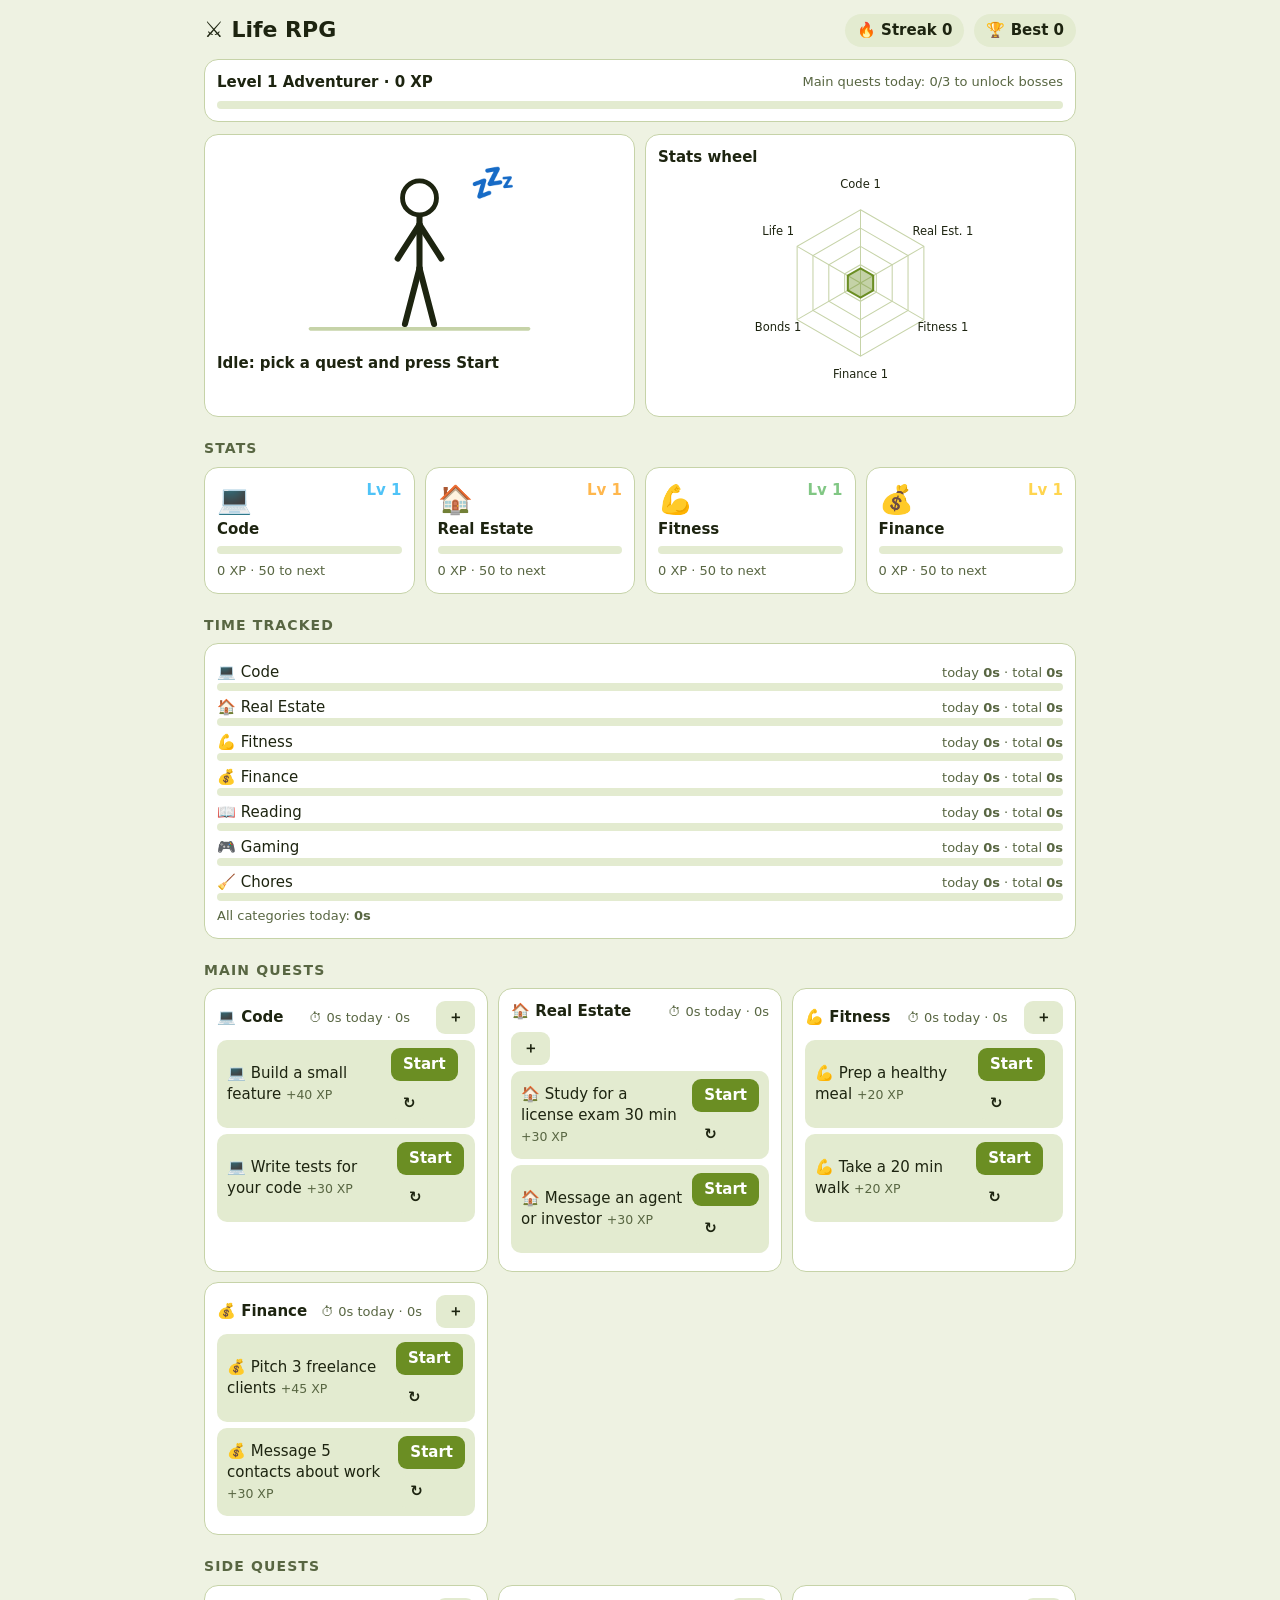
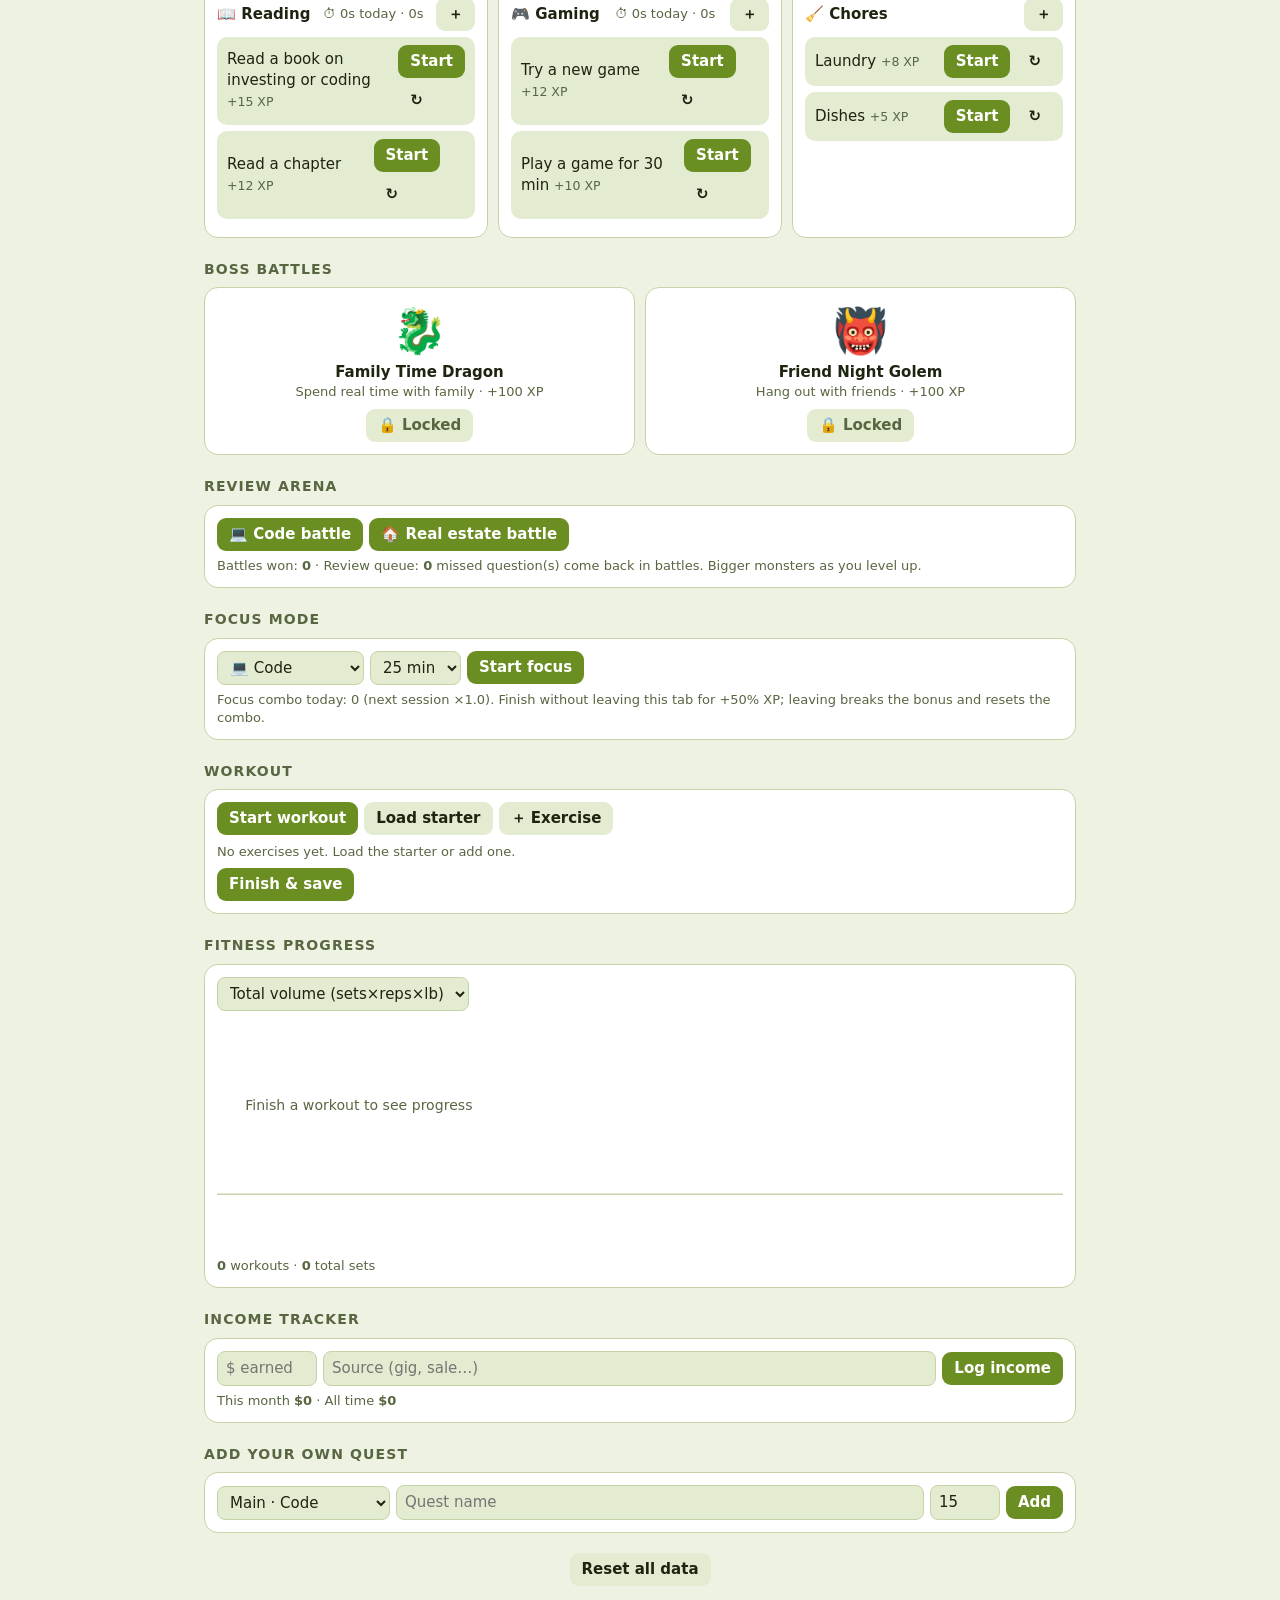
<file: Life-RPG-Progression/backup-original/Life RPG-original.html>
<!DOCTYPE html>
<html lang="en"><head><meta charset="utf-8">
<meta name="viewport" content="width=device-width, initial-scale=1, viewport-fit=cover">
<title>Life RPG</title>
<style>
/* ===== THEME: --ac is the accent color (olivedrab #6b8e23). Change the variables below to recolor the whole app. Light mode values are in the media query underneath. ===== */
:root{box-sizing:border-box;padding-top:env(safe-area-inset-top,0px);padding-bottom:env(safe-area-inset-bottom,0px);
--bg:#141a0d;--card:#1f2713;--card2:#2b3619;--tx:#eef3e2;--mu:#a3b184;--ac:#6b8e23;--bd:#44552a;--bad:#ef5350}
@media (prefers-color-scheme:light){:root:not([data-theme="dark"]){--bg:#eef2e2;--card:#fff;--card2:#e3ebd0;--tx:#1d2410;--mu:#586642;--ac:#6b8e23;--bd:#c6d3a8}}
html{scroll-padding-top:env(safe-area-inset-top,0px)}*{box-sizing:border-box}
body{margin:0 auto;background:var(--bg);color:var(--tx);font:15px/1.4 system-ui,-apple-system,Segoe UI,sans-serif;padding:14px;max-width:900px}
h1{font-size:22px;margin:0}h2{font-size:14px;margin:22px 0 8px;letter-spacing:.08em;text-transform:uppercase;color:var(--mu);display:flex;justify-content:space-between;align-items:center}
.card{background:var(--card);border:1px solid var(--bd);border-radius:14px;padding:12px;position:relative}
.top{display:flex;gap:10px;flex-wrap:wrap;align-items:center;justify-content:space-between}
.pill{background:var(--card2);border-radius:99px;padding:6px 12px;font-weight:600}
.bar{height:8px;background:var(--card2);border-radius:9px;overflow:hidden}.bar i{display:block;height:100%;border-radius:9px;transition:width .6s}
.grid{display:grid;grid-template-columns:repeat(auto-fit,minmax(190px,1fr));gap:10px}.g2{grid-template-columns:repeat(auto-fit,minmax(280px,1fr))}
.lv{float:right;font-weight:700}.lock{color:var(--mu);font-size:13px}
.q{display:flex;justify-content:space-between;align-items:center;gap:8px;padding:8px 10px;margin:6px 0;background:var(--card2);border-radius:10px}
.q.run{outline:2px solid var(--ac)}.q small{color:var(--mu)}
button{font:inherit;background:var(--ac);color:#fff;border:0;border-radius:9px;padding:6px 12px;cursor:pointer;font-weight:600}
button:disabled{background:var(--card2);color:var(--mu);cursor:not-allowed}button.ghost{background:var(--card2);color:var(--tx)}button.end{background:#e53935}
input,select{font:inherit;background:var(--card2);color:var(--tx);border:1px solid var(--bd);border-radius:8px;padding:6px 8px;min-width:0}
.row{display:flex;gap:6px;flex-wrap:wrap;align-items:center}.boss{text-align:center}.boss .em{font-size:44px}
.ex input[type=number]{width:62px}.ex{flex-wrap:wrap}
#ov{position:fixed;inset:0;background:#000b;display:none;align-items:center;justify-content:center;z-index:50}
#stage{width:min(340px,92vw);height:280px;background:var(--card);border:2px solid var(--ac);border-radius:18px;position:relative;overflow:hidden;text-align:center;padding-top:12px}
#stage .cap{position:absolute;bottom:10px;left:0;right:0;font-weight:700}
.bs{font-size:90px;margin-top:40px;animation:hit .25s 6}@keyframes hit{0%,100%{transform:translateX(0)}25%{transform:translateX(-14px) rotate(-5deg)}75%{transform:translateX(14px) rotate(5deg)}}
.hp{width:70%;margin:10px auto}.hp i{background:var(--bad);width:100%;animation:drain 1.6s forwards}@keyframes drain{to{width:0}}
#xp{position:absolute;top:30%;left:0;right:0;text-align:center;font-size:30px;font-weight:800;color:#ffd54f;opacity:0;pointer-events:none}
#xp.go{animation:fl 1.8s ease-out}@keyframes fl{0%{opacity:0;transform:translateY(30px)}30%{opacity:1}100%{opacity:0;transform:translateY(-60px)}}
svg text{fill:var(--mu);font-size:10px}.flame{display:inline-block;animation:pulse 1.5s infinite}@keyframes pulse{50%{transform:scale(1.2)}}
/* the guy */
/* STICK FIGURE: body parts are SVG groups (.armL .armR .legL .legR .legs .head .body) that rotate around a joint set by transform-origin. Each activity is a class .a-<kind> with CSS keyframes. To add a new animation: add a kind in kindOf() in the JS, then write .a-<kind> rules here. */
.guy line{stroke:var(--tx);stroke-width:5;stroke-linecap:round}.guy circle{stroke:var(--tx);stroke-width:4;fill:var(--card)}
.armL,.armR{transform-origin:100px 64px}.legL,.legR,.legs{transform-origin:100px 100px}.head{transform-origin:100px 56px}.body{transform-origin:100px 150px}
.guy #prop{font-size:30px;fill:var(--tx)}
/* IDLE: gentle breathing */
.a-idle .body{animation:br 2.5s infinite alternate}@keyframes br{to{transform:translateY(3px)}}
/* TYPE / WORK: both arms tap forward alternately (code, finance) */
.a-type .armR{transform:rotate(-8deg);animation:cR .28s infinite alternate}.a-type .armL{transform:rotate(-65deg);animation:cL .28s .14s infinite alternate}
@keyframes cR{to{transform:rotate(0deg)}}@keyframes cL{to{transform:rotate(-78deg)}}
.cl{transform-box:fill-box;transform-origin:left center;animation:cx 2.4s infinite}@keyframes cx{0%{transform:scaleX(0)}60%,100%{transform:scaleX(1)}} /* code lines type out on the laptop screen */
.cur{animation:bk .6s steps(1) infinite}@keyframes bk{50%{opacity:0}}
/* COUNT (finance): one hand flicks bills one at a time onto a growing stack */
.a-count .armR{transform:rotate(-8deg);animation:fR .6s infinite alternate ease-in-out}.a-count .armL{transform:rotate(-60deg)}@keyframes fR{to{transform:rotate(-30deg)}}
.bill{opacity:0;animation:fly 1.2s infinite ease-in}@keyframes fly{0%{transform:translate(0,0) rotate(0);opacity:0}15%{opacity:1}100%{transform:translate(34px,12px) rotate(35deg);opacity:0}}
.stack{transform-box:fill-box;transform-origin:bottom;animation:stk 3.6s infinite}@keyframes stk{0%{transform:scaleY(.35)}85%,100%{transform:scaleY(1)}}
/* HOUSE (real estate): shades eyes and scans the house; windows flicker, chimney smoke rises */
.a-house .armR{transform:rotate(-125deg);animation:sh 1.6s infinite alternate}.a-house .head{animation:look 2.2s infinite alternate}
@keyframes sh{to{transform:rotate(-118deg)}}@keyframes look{from{transform:rotate(-10deg)}to{transform:rotate(8deg)}}
.win{animation:fl2 2.4s infinite alternate}.win2{animation-delay:1.1s}@keyframes fl2{50%{opacity:.35}}
.smoke{opacity:0;transform-box:fill-box;transform-origin:center;animation:sm 2.4s infinite ease-out}.s2{animation-delay:.8s}.s3{animation-delay:1.6s}
@keyframes sm{0%{transform:translate(0,0);opacity:.8}100%{transform:translate(8px,-34px) scale(1.8);opacity:0}}
/* GAME: TV with a little player running and pixels blinking */
.plr{animation:pm 1.2s infinite alternate steps(6)}@keyframes pm{to{transform:translateX(26px)}}.pix{animation:pxb .5s steps(1) infinite}@keyframes pxb{50%{opacity:.2}}
@keyframes tR{to{transform:rotate(-85deg)}}@keyframes tL{to{transform:rotate(-125deg)}}
/* READ / GAME: arms held forward; head tilts for reading, thumbs wiggle for gaming */
.a-read .armR,.a-game .armR{transform:rotate(-25deg)}.a-read .armL,.a-game .armL{transform:rotate(-55deg)}
.a-game .armR{animation:gR .2s infinite alternate}@keyframes gR{to{transform:rotate(-35deg)}}.a-read .head{animation:tilt 2s infinite alternate}@keyframes tilt{to{transform:rotate(12deg)}}
/* WALK: legs and arms swing opposite, body bobs (real estate, fitness quests) */
.a-walk .body{animation:bob .5s infinite alternate}@keyframes bob{to{transform:translateY(-4px)}}
.a-walk .legL,.a-walk .armR{animation:w1 .5s infinite alternate}.a-walk .legR,.a-walk .armL{animation:w2 .5s infinite alternate}
@keyframes w1{from{transform:rotate(-28deg)}to{transform:rotate(28deg)}}@keyframes w2{from{transform:rotate(28deg)}to{transform:rotate(-28deg)}}
/* LIFT: arms raise and lower, prop (barbell) moves with them */
.a-lift .armL{animation:lL .8s infinite alternate ease-in-out}.a-lift .armR{animation:lR .8s infinite alternate ease-in-out}.a-lift #prop{animation:pu .8s infinite alternate ease-in-out}
@keyframes lL{to{transform:rotate(160deg)}}@keyframes lR{to{transform:rotate(-160deg)}}@keyframes pu{from{transform:translateY(60px)}to{transform:translateY(0)}}
/* SQUAT: body drops while legs compress */
.a-squat .body{animation:sq .9s infinite alternate ease-in-out}.a-squat .legs{animation:sl .9s infinite alternate ease-in-out}.a-squat .armR{transform:rotate(-90deg)}.a-squat .armL{transform:rotate(-90deg)}
@keyframes sq{to{transform:translateY(16px)}}@keyframes sl{to{transform:scaleY(.65)}}
/* SWEEP: body and broom slide side to side (chores) */
.a-sweep .armR{transform:rotate(-60deg)}.a-sweep .armL{transform:rotate(-95deg)}.a-sweep .body{animation:sw .8s infinite alternate}@keyframes sw{to{transform:translateX(18px)}}
.a-sweep #prop{animation:sw .8s infinite alternate}
/* REVIEW ARENA: answer buttons, monster animations (hit = monster shakes when you answer right, atk = it lunges when you miss, die = victory) */
.opt{display:block;width:100%;text-align:left;margin:5px 0}.opt.ok{background:#2e7d32;color:#fff}.opt.no{background:#c62828;color:#fff}
.mon{font-size:64px;text-align:center}.mon.hit{animation:hit .25s 3}.mon.atk{animation:atk .4s}.mon.die{animation:die 1s forwards}
@keyframes atk{50%{transform:scale(1.4) translateY(10px)}}@keyframes die{to{transform:rotate(80deg) scale(.1);opacity:0}}
</style></head><body>
<!-- HEADER: title + current/best streak -->
<div class="top"><h1>⚔️ Life RPG</h1><div class="top">
<span class="pill"><span class="flame">🔥</span> Streak <b id="cur">0</b></span><span class="pill">🏆 Best <b id="best">0</b></span></div></div>
<!-- PLAYER LEVEL BAR: total XP across everything -->
<div class="card" style="margin-top:12px"><div class="top"><b id="plv"></b><span id="gate" class="lock"></span></div>
<div class="bar" style="margin-top:8px"><i id="pbar" style="background:var(--ac)"></i></div></div>

<!-- HERO PANEL (animated guy, current task, timer, End button) and STATS WHEEL (radar chart) -->
<div class="grid g2" style="margin-top:12px">
<div class="card" style="text-align:center"><div id="xp"></div>
<svg id="guy" viewBox="0 0 200 165" class="guy a-idle" style="width:100%;max-height:200px">
<line x1="10" y1="150" x2="190" y2="150" style="stroke:var(--bd);stroke-width:3"/>
<!-- SCENES (drawn behind the guy, shown only for the matching activity): desk, laptop (code), cash (finance), house (real estate), tv (gaming) -->
<g id="desk"><line x1="112" y1="96" x2="196" y2="96" style="stroke:var(--bd)"/><line x1="188" y1="96" x2="188" y2="150" style="stroke:var(--bd)"/></g>
<g id="laptop"><rect x="146" y="58" width="28" height="34" rx="3" fill="#0b0e14" stroke="#78909c" stroke-width="2"/><rect x="118" y="92" width="52" height="4" rx="2" fill="#78909c"/>
<rect class="cl" x="150" y="64" width="18" height="3" fill="#7CFC9a"/><rect class="cl" style="animation-delay:.5s" x="150" y="71" width="12" height="3" fill="#4fc3f7"/><rect class="cl" style="animation-delay:1s" x="154" y="78" width="14" height="3" fill="#7CFC9a"/><rect class="cl" style="animation-delay:1.5s" x="150" y="85" width="9" height="3" fill="#ffd54f"/><rect class="cur" x="162" y="85" width="3" height="3" fill="#fff"/></g>
<g id="cash"><g class="stack"><rect x="152" y="90" width="28" height="6" fill="#2e7d32"/><rect x="152" y="84" width="28" height="6" fill="#43a047"/><rect x="152" y="78" width="28" height="6" fill="#66bb6a"/></g>
<rect class="bill" x="124" y="76" width="14" height="8" rx="1" fill="#81c784"/><rect class="bill" style="animation-delay:.4s" x="124" y="76" width="14" height="8" rx="1" fill="#a5d6a7"/><rect class="bill" style="animation-delay:.8s" x="124" y="76" width="14" height="8" rx="1" fill="#66bb6a"/></g>
<g id="house"><rect x="180" y="62" width="8" height="16" fill="#8d6e63"/><ellipse class="smoke" cx="184" cy="58" rx="4" ry="3" fill="#9e9e9e"/><ellipse class="smoke s2" cx="184" cy="58" rx="4" ry="3" fill="#9e9e9e"/><ellipse class="smoke s3" cx="184" cy="58" rx="4" ry="3" fill="#9e9e9e"/>
<polygon points="132,96 166,66 200,96" fill="#a1473b"/><rect x="138" y="96" width="56" height="54" fill="#d7ccc8"/><rect x="160" y="122" width="12" height="28" fill="#6d4c41"/>
<rect class="win" x="146" y="106" width="10" height="10" fill="#ffd54f"/><rect class="win win2" x="176" y="106" width="10" height="10" fill="#ffd54f"/>
<rect x="122" y="128" width="4" height="22" fill="#8d6e63"/><rect x="112" y="114" width="24" height="14" rx="2" fill="#fff" stroke="#8d6e63" stroke-width="2"/><text x="124" y="124" text-anchor="middle" style="fill:#c62828;font-size:7px;font-weight:700">SALE</text></g>
<g id="tv"><rect x="161" y="106" width="8" height="44" fill="#78909c"/><rect x="136" y="64" width="58" height="42" rx="4" fill="#0b0e14" stroke="#78909c" stroke-width="3"/><rect x="142" y="94" width="46" height="4" fill="#2e7d32"/>
<rect class="plr" x="146" y="82" width="8" height="12" fill="#4fc3f7"/><rect class="pix" x="172" y="72" width="7" height="7" fill="#ffd54f"/><rect class="pix" style="animation-delay:.25s" x="158" y="76" width="7" height="7" fill="#ef5350"/></g>
<g class="body"><g class="legs"><g class="legL"><line x1="100" y1="100" x2="88" y2="146"/></g><g class="legR"><line x1="100" y1="100" x2="112" y2="146"/></g></g>
<line x1="100" y1="56" x2="100" y2="100"/><g class="armL"><line x1="100" y1="64" x2="82" y2="92"/></g><g class="armR"><line x1="100" y1="64" x2="118" y2="92"/></g>
<circle class="head" cx="100" cy="42" r="14"/></g><text id="prop" x="150" y="100" text-anchor="middle"></text></svg>
<div class="top"><b id="hl">Idle</b><span><b id="tmr"></b> <button class="end" id="hend" style="display:none">End</button></span></div></div>
<div class="card"><b>Stats wheel</b><svg id="wheel" viewBox="0 0 220 220" style="width:100%;max-height:230px"></svg></div></div>

<!-- STAT CARDS: level + XP per main stat (filled by render()) -->
<h2>Stats</h2><div class="grid" id="stats"></div>
<!-- TIME TRACKED: today and all-time time per category (filled by times()) -->
<h2>Time tracked</h2><div class="card" id="times"></div>
<!-- MAIN QUESTS: one card per category (Code, Real Estate, Fitness, Finance), each with its own ＋ button and time -->
<h2>Main quests</h2><div class="grid g2" id="main"></div>
<!-- SIDE QUESTS: reading, gaming and chores (each its own category with its own time) -->
<h2>Side quests</h2><div class="grid g2"><div class="card"><div class="top"><b>📖 Reading</b><span class="lock">⏱ <span id="trd"></span></span><button class="ghost" data-new="read">＋</button></div><div id="read"></div></div>
<div class="card"><div class="top"><b>🎮 Gaming</b><span class="lock">⏱ <span id="tgm"></span></span><button class="ghost" data-new="game">＋</button></div><div id="game"></div></div>
<div class="card"><div class="top"><b>🧹 Chores</b><button class="ghost" data-new="chr">＋</button></div><div id="chr"></div></div></div>
<!-- BOSS BATTLES: unlocked after the daily minimum of main quests -->
<h2>Boss battles</h2><div class="grid" id="bosses"></div>

<!-- REVIEW ARENA: quiz battles for Code and Real Estate (content is built by arenaRender() in the JS) -->
<h2>Review Arena</h2><div class="card" id="arena"></div>
<!-- FOCUS MODE: countdown session on a category; the guy animates for that category -->
<h2>Focus mode</h2><div class="card"><div class="row"><select id="fcs"><option value="code">💻 Code</option><option value="re">🏠 Real Estate</option><option value="fit">💪 Fitness</option><option value="fin">💰 Finance</option><option value="read">📖 Reading</option></select>
<select id="fcd"><option value="15">15 min</option><option value="25" selected>25 min</option><option value="45">45 min</option><option value="60">60 min</option></select><button id="fcb">Start focus</button></div><div class="lock" id="fcn" style="margin-top:6px"></div></div>
<!-- WORKOUT BUILDER: exercises with sets, reps, weight -->
<h2>Workout</h2><div class="card"><div class="row" style="margin-bottom:6px"><button id="wst">Start workout</button><button class="ghost" id="wsd">Load starter</button><button class="ghost" id="wadd">＋ Exercise</button></div>
<datalist id="exl"></datalist><div id="wex"></div><button id="wfin" style="margin-top:6px">Finish &amp; save</button></div>
<!-- FITNESS PROGRESS CHART -->
<h2>Fitness progress</h2><div class="card"><select id="cm"></select>
<div style="overflow-x:auto"><svg id="chart" viewBox="0 0 600 170" style="min-width:480px;width:100%"></svg></div><div id="flist" class="lock"></div></div>

<!-- INCOME TRACKER (ways to make money) -->
<h2>Income tracker</h2><div class="card"><div class="row"><input id="ia" type="number" placeholder="$ earned" style="width:100px"><input id="is" placeholder="Source (gig, sale…)" style="flex:1;min-width:130px"><button id="ilog">Log income</button></div><div id="ilist" class="lock" style="margin-top:6px"></div></div>
<!-- CUSTOM QUEST FORM -->
<h2>Add your own quest</h2><div class="card"><div class="row"><select id="ac"></select><input id="an" placeholder="Quest name" style="flex:1;min-width:140px"><input id="ax" type="number" value="15" style="width:70px"><button id="aadd">Add</button></div></div>
<div style="text-align:center;margin:20px"><button class="ghost" id="rst">Reset all data</button></div>
<div id="ov"><div id="stage"></div></div>
<script>
// ===== CONFIG =====
// MIN = main quests needed per day to unlock bosses and keep your streak. LV(n) = total XP needed to reach level n.
const MIN=3,LV=n=>50*(n-1)*(n-1),KEY='liferpg2';
// The four main stats: key -> [label, icon, color]. These keys (code/re/fit/fin) are used everywhere.
const ST={code:['Code','💻','#4fc3f7'],re:['Real Estate','🏠','#ffb74d'],fit:['Fitness','💪','#81c784'],fin:['Finance','💰','#ffd54f']};
// QUEST POOLS: [name, XP]. New quests are drawn randomly from these. Add or edit lines to customize.
// Keys: the 4 stats + read (reading) + game (gaming) + chr (chores).
const POOL={
code:[['Code on a project for 1 hour',30],['Fix a bug',25],['Build a small feature',40],['Study a tutorial for 30 min',25],['Push a commit to GitHub',15],['Refactor a messy file',25],['Write tests for your code',30],['Add a project to your portfolio',45]],
re:[['Review 3 listings',25],['Study a market report 20 min',20],['Analyze a deal (cap rate, cash flow)',40],['Watch a real estate lesson',20],['Research a neighborhood',25],['Message an agent or investor',30],['Study for a license exam 30 min',30]],
fit:[['Take a 20 min walk',20],['Stretch for 10 min',15],['Drink 2L of water',10],['Prep a healthy meal',20],['Do a 10 min mobility routine',15]],
fin:[['Apply to 5 jobs',40],['Pitch 3 freelance clients',45],['Post a gig on Upwork or Fiverr',35],['Sell an unused item online',30],['Update resume and LinkedIn',30],['Message 5 contacts about work',30],['Build a sample project to sell as a service',45],['Research a side hustle idea',20],['Do a paid micro-task or gig',30],['Follow up on pending applications',25]],
read:[['Read 20 pages',10],['Read for 30 min',12],['Read a chapter',12],['Read a book on investing or coding',15]],
game:[['Play a game for 30 min',10],['Play a story game for 1 hour',15],['Play online with a friend',15],['Try a new game',12]],
chr:[['Dishes',5],['Laundry',8],['Tidy living space',8],['Take out trash',5],['Vacuum',8],['Wipe counters',5]]};
// BOSSES: [id, emoji, name, description, XP]
const BOSS=[['fam','🐉','Family Time Dragon','Spend real time with family',100],['fr','👹','Friend Night Golem','Hang out with friends',100]];
// Exercise suggestions for the workout builder (you can still type any exercise name)
const EXS=['Squat','Push-up','Crunch','Leg raise','Plank (sec)','Sit-up','Lunge','Bench press','Deadlift','Overhead press','Barbell row','Bicep curl'];
// Starter workout: [exercise, sets, reps, weight]
const STARTER=[['Squat',3,10,0],['Push-up',3,12,0],['Crunch',3,15,0],['Leg raise',3,12,0]];
// ===== HELPERS =====
// day(o) returns a date string YYYY-MM-DD; o = days from today (-1 = yesterday)
const day=(o=0)=>{const d=new Date();d.setDate(d.getDate()+o);return d.getFullYear()+'-'+String(d.getMonth()+1).padStart(2,'0')+'-'+String(d.getDate()).padStart(2,'0')};
const $=id=>document.getElementById(id);
// ===== STATE =====
// S holds ALL saved data. xp=XP per stat, act=active quests, cnt=main quests done per day, boss=bosses beaten per day,
// fit=workout history, wo=workout being built, run=currently running task, tl=time log, inc=income log. cm=chosen chart metric.
let S,cm='vol';
const fresh=()=>({xp:{code:0,re:0,fit:0,fin:0,side:0,boss:0},act:[],cnt:{},boss:{},fit:[],wo:[],wd:'',run:null,inc:[],tl:{},cur:0,best:0,last:''});
// Load saved data from this browser (and migrate XP/streak from the very first version if found)
try{S=JSON.parse(localStorage.getItem(KEY))}catch(e){}
if(!S||!S.xp){S=fresh();try{const o=JSON.parse(localStorage.getItem('liferpg1'));if(o&&o.xp){Object.assign(S.xp,o.xp);S.cur=o.cur||0;S.best=o.best||0;S.last=o.last||''}}catch(e){}}
if(!S.tl)S.tl={}; // older saves had no time log
if(!S.rev)S.rev=[];if(!S.ad)S.ad={};if(typeof S.bw!='number')S.bw=0; // rev=missed arena questions, ad=arena wins per day, bw=battles won
// Migrate the old single 'hob' category into Reading / Gaming
S.act.forEach(q=>{if(q.s=='hob')q.s=/read/i.test(q.n)?'read':'game'});
Object.values(S.tl).forEach(d=>{if(d.hob){d.read=(d.read||0)+d.hob;delete d.hob}});
const save=()=>{try{localStorage.setItem(KEY,JSON.stringify(S))}catch(e){}};
// Level math: lvl(xp)=level, prog(xp)=[level, % progress to next, XP remaining]
const lvl=x=>{let n=1;while(x>=LV(n+1))n++;return n};
const prog=x=>{const n=lvl(x);return[n,(x-LV(n))/(LV(n+1)-LV(n))*100,LV(n+1)-x]};
// total()=all XP, md()=main quests completed today
const total=()=>Object.values(S.xp).reduce((a,b)=>a+b,0);
const md=()=>S.cnt[day()]||0;
// ===== QUEST GENERATION =====
// spawn(k) adds a random quest from category k, avoiding names already active
function spawn(k){const used=S.act.map(q=>q.n),p=POOL[k].filter(x=>!used.includes(x[0])),a=p.length?p:POOL[k],x=a[Math.floor(Math.random()*a.length)];
 S.act.push({id:'q'+Date.now()+Math.random().toString(36).slice(2,6),t:ST[k]?'m':(k=='read'||k=='game')?'h':'c',s:k,n:x[0],x:x[1]})}
// ensure() keeps at least 2 active quests in every category so new tasks never run out
function ensure(){Object.keys(POOL).forEach(k=>{while(S.act.filter(q=>q.s==k).length<2)spawn(k)})}
// STREAK: when today's main-quest goal is first met, extend (or restart) the streak and update the best
function streak(){if(md()>=MIN&&S.last!=day()){S.cur=S.last==day(-1)?S.cur+1:1;S.last=day();S.best=Math.max(S.best,S.cur)}}
// Floating '+XP' animation over the hero panel
function pop(x){const e=$('xp');e.textContent='+'+x+' XP';e.classList.remove('go');void e.offsetWidth;e.classList.add('go')}
// ===== ANIMATION MAPPING =====
// kindOf(quest) -> [animation kind, prop emoji]. Add a new kind here, then add CSS for .a-<kind>.
const kindOf=q=>q.s=='code'?['type','']:q.s=='fin'?['count','']:q.s=='re'?['house','']:q.s=='fit'?['walk','👟']:q.s=='chr'?['sweep','🧹']:q.s=='read'?['read','📖']:['game','🎮'];
// Position [x,y] of the prop emoji inside the SVG for each animation kind
const POS={type:[150,100],count:[150,100],house:[150,100],walk:[168,140],lift:[100,30],squat:[165,140],read:[122,100],game:[122,100],sweep:[140,140],idle:[160,40]};
// SCENES: which SVG scene groups (props drawn in the SVG) are visible for each animation kind
const SCN={type:['desk','laptop'],count:['desk','cash'],house:['house'],game:['tv']};
// HERO PANEL: sets the stick-figure animation class, prop, label and End button from S.run
function hero(){const r=S.run;let k='idle',p='💤',l='Idle: pick a quest and press Start';
 if(r){if(r.id=='workout'){const e=S.wo[S.wo.length-1];[k,p]=e&&/squat|lunge/i.test(e[0])?['squat','🦵']:['lift','🏋️'];l='Workout'}else if(r.id=='focus'){[k,p]=kindOf({s:r.st,n:''});l='Focus: '+(ST[r.st]?ST[r.st][0]:'Reading')+(r.left?' ⚠️ distracted':'')}else{const q=S.act.find(x=>x.id==r.id);if(q){[k,p]=kindOf(q);l=q.n}}}
 $('guy').setAttribute('class','guy a-'+k);const pr=$('prop');pr.textContent=p;pr.setAttribute('x',POS[k][0]);pr.setAttribute('y',POS[k][1]);
 ['desk','laptop','cash','house','tv'].forEach(g=>$(g).style.display=(SCN[k]||[]).includes(g)?'':'none'); // show only this activity's scene
 $('hl').textContent=l;$('hend').style.display=r?'':'none';tick()}
// Timer display, refreshed every second
function tick(){const r=S.run;if(!r){$('tmr').textContent='';return}const s=Math.floor((Date.now()-r.t0)/1000),f=n=>String(n).padStart(2,'0');
 if(r.id=='focus'){const left=r.dur*60-s;if(left<=0){finishFocus(true);render();return} // time is up: pay out
  $('tmr').textContent='⏳ '+f(Math.floor(left/60))+':'+f(left%60);return} // focus shows a countdown
 $('tmr').textContent=f(Math.floor(s/60))+':'+f(s%60)} // other tasks count up
setInterval(tick,1000);
// STATS WHEEL: 6-axis radar chart; each spoke is the level of that stat (scale grows with your highest level)
function wheel(){const ks=['code','re','fit','fin','boss','side'],lb=['Code','Real Est.','Fitness','Finance','Bonds','Life'],lv=ks.map(k=>lvl(S.xp[k])),mx=Math.max(5,...lv);
 const P=(i,f)=>{const a=-Math.PI/2+i*Math.PI/3;return[110+Math.cos(a)*70*f,110+Math.sin(a)*70*f]};let s='';
 [.25,.5,.75,1].forEach(f=>s+=`<polygon points="${ks.map((_,i)=>P(i,f).join(',')).join(' ')}" fill="none" stroke="var(--bd)"/>`);
 ks.forEach((_,i)=>{const[x,y]=P(i,1);s+=`<line x1="110" y1="110" x2="${x}" y2="${y}" stroke="var(--bd)"/>`});
 s+=`<polygon points="${ks.map((_,i)=>P(i,lv[i]/mx).join(',')).join(' ')}" fill="var(--ac)" fill-opacity=".4" stroke="var(--ac)" stroke-width="2"/>`;
 ks.forEach((_,i)=>{const[x,y]=P(i,1.3);s+=`<text x="${x}" y="${y}" text-anchor="middle" style="fill:var(--tx);font-size:11px">${lb[i]} ${lv[i]}</text>`});
 $('wheel').innerHTML=s}
// ===== MAIN RENDER =====
// Rebuilds the whole page from state S, then saves. Call render() after changing any state.
function render(){ensure();
 // Player level bar + streak + boss gate text
 const t=total(),[pl,pp]=prog(t);$('plv').textContent='Level '+pl+' Adventurer · '+t+' XP';$('pbar').style.width=pp+'%';
 $('cur').textContent=(S.last==day()||S.last==day(-1))?S.cur:0;$('best').textContent=S.best;
 $('gate').textContent='Main quests today: '+md()+'/'+MIN+(md()>=MIN?' ✅ bosses unlocked':' to unlock bosses');
 // Stat cards
 $('stats').innerHTML=Object.keys(ST).map(k=>{const[n,i,c]=ST[k],[l,p,nx]=prog(S.xp[k]);
  return`<div class="card"><span style="font-size:28px">${i}</span><span class="lv" style="color:${c}">Lv ${l}</span><br><b>${n}</b><div class="bar" style="margin:6px 0"><i style="width:${p}%;background:${c}"></i></div><small class="lock">${S.xp[k]} XP · ${nx} to next</small></div>`}).join('');
 // row(q) builds one quest line: shows End (and highlights) if it is the running task, otherwise Start and reroll
 const R=S.run,row=q=>{const on=R&&R.id==q.id;return`<div class="q ${on?'run':''}"><span>${ST[q.s]?ST[q.s][1]+' ':''}${q.n} <small>+${q.x} XP</small></span><span class="row">${on?`<button class="end" data-en="${q.id}">End</button>`:`<button data-st="${q.id}" ${R?'disabled':''}>Start</button><button class="ghost" data-rr="${q.id}" ${R?'disabled':''}>↻</button>`}</span></div>`};
 // Main quests grouped by category, then hobbies and chores
 $('main').innerHTML=Object.keys(ST).map(k=>`<div class="card"><div class="top"><b>${ST[k][1]} ${ST[k][0]}</b><span class="lock">⏱ ${fmt(tDay(k))} today · ${fmt(tAll(k))}</span><button class="ghost" data-new="${k}">＋</button></div>${S.act.filter(q=>q.s==k).map(row).join('')}</div>`).join('');$('read').innerHTML=S.act.filter(q=>q.s=='read').map(row).join('');$('game').innerHTML=S.act.filter(q=>q.s=='game').map(row).join('');$('trd').textContent=fmt(tDay('read'))+' today · '+fmt(tAll('read'));$('tgm').textContent=fmt(tDay('game'))+' today · '+fmt(tAll('game'));$('chr').innerHTML=S.act.filter(q=>q.t=='c').map(row).join('');
 // Boss cards: locked until the daily minimum is met
 const bd=S.boss[day()]||[];
 $('bosses').innerHTML=BOSS.map(b=>{const d=bd.includes(b[0]),ok=md()>=MIN&&!d;return`<div class="card boss"><div class="em">${b[1]}</div><b>${b[2]}</b><div class="lock">${b[3]} · +${b[4]} XP</div><button data-b="${b[0]}" ${ok?'':'disabled'} style="margin-top:8px">${d?'Defeated today ✔':md()>=MIN?'Fight!':'🔒 Locked'}</button></div>`}).join('');
 // Workout builder rows (editable inputs)
 $('wst').disabled=!!R;$('wst').textContent=R&&R.id=='workout'?'Workout running…':'Start workout';
 $('wex').innerHTML=S.wo.map((e,i)=>`<div class="q ex row"><input list="exl" value="${e[0]}" data-i="${i}" data-f="0" style="flex:1;min-width:110px"><input type="number" value="${e[1]}" data-i="${i}" data-f="1"> sets <input type="number" value="${e[2]}" data-i="${i}" data-f="2"> reps <input type="number" value="${e[3]||''}" placeholder="0" data-i="${i}" data-f="3"> lb <button class="ghost" data-rm="${i}">✕</button></div>`).join('')||'<span class="lock">No exercises yet. Load the starter or add one.</span>';
 // Fitness chart dropdown: volume, reps, plus every exercise you have logged
 const names=[...new Set(S.fit.flatMap(f=>f.ex.map(e=>e[0])))];
 $('cm').innerHTML=`<option value="vol">Total volume (sets×reps×lb)</option><option value="reps">Total reps</option>`+names.map(n=>`<option value="${n}">${n}: best weight/reps</option>`).join('');$('cm').value=cm;
 wheel();chart();income();times();focusInfo();hero();save()}
// FITNESS CHART: plots the selected metric across your last 30 workouts
function chart(){const L=S.fit.slice(-30),W=600,H=130;let pts=[];
 L.forEach(f=>{let v=null;if(cm=='vol')v=f.ex.reduce((a,e)=>a+e[1]*e[2]*e[3],0);else if(cm=='reps')v=f.ex.reduce((a,e)=>a+e[1]*e[2],0);else{const m=f.ex.filter(e=>e[0]==cm);if(m.length)v=Math.max(...m.map(e=>e[3]>0?e[3]:e[2]))}
  if(v!==null)pts.push([f.d,v])});
 let s=`<line x1="0" y1="${H}" x2="${W}" y2="${H}" stroke="var(--bd)"/>`;
 if(pts.length){const vs=pts.map(p=>p[1]),hi=Math.max(...vs,1),lo=Math.min(...vs,0),r=hi-lo||1,X=i=>pts.length>1?20+i*(W-40)/(pts.length-1):W/2,Y=v=>H-8-(v-lo)/r*(H-30);
  s+=`<polyline fill="none" stroke="#81c784" stroke-width="2.5" points="${pts.map((p,i)=>X(i)+','+Y(p[1])).join(' ')}"/>`;
  pts.forEach((p,i)=>s+=`<circle cx="${X(i)}" cy="${Y(p[1])}" r="4" fill="#81c784"/>`);
  s+=`<text x="4" y="12">max ${hi}</text><text x="20" y="${H+14}">${pts[0][0]}</text><text x="${W-70}" y="${H+14}">${pts[pts.length-1][0]}</text>`}
 else s+=`<text x="20" y="70">Finish a workout to see progress</text>`;$('chart').innerHTML=s;
 $('flist').innerHTML=`<b>${S.fit.length}</b> workouts · <b>${S.fit.reduce((a,f)=>a+f.ex.reduce((b,e)=>b+e[1],0),0)}</b> total sets<br>`+S.fit.slice(-3).reverse().map(f=>`${f.d}: ${f.ex.map(e=>`${e[0]} ${e[1]}×${e[2]}${e[3]?' @'+e[3]:''}`).join(', ')}`).join('<br>')}
// Income tracker totals (this month + all time)
function income(){const m=day().slice(0,7),tot=S.inc.reduce((a,i)=>a+i.a,0),mo=S.inc.filter(i=>i.d.startsWith(m)).reduce((a,i)=>a+i.a,0);
 $('ilist').innerHTML=`This month <b>$${mo}</b> · All time <b>$${tot}</b><br>`+S.inc.slice(-3).reverse().map(i=>`${i.d}: $${i.a} ${i.s}`).join('<br>')}
// ===== REVIEW ARENA =====
// QB = question bank per stat. Each question: [question, [4 options], index of the correct option, explanation]. Add your own lines here!
const QB={
code:[
["What does [1,2,3].map(x => x*2) return?",["[2,4,6]","[1,2,3]","6","undefined"],0,"map returns a new array with the function applied to every item."],
["Time complexity of binary search on a sorted array?",["O(n)","O(log n)","O(n²)","O(1)"],1,"Each step halves the search space, so it is O(log n)."],
["Which JS keyword declares a block-scoped variable you can reassign?",["var","const","let","def"],2,"let is block-scoped and reassignable; const cannot be reassigned."],
["In JavaScript, what does === compare?",["Value only","Value and type","Reference only","Type only"],1,"Strict equality checks value and type with no coercion."],
["What does typeof null return in JavaScript?",["null","undefined","object","number"],2,"A famous legacy quirk: typeof null is object."],
["Which data structure is LIFO (last in, first out)?",["Queue","Stack","Hash map","Tree"],1,"A stack pops the most recently pushed item first."],
["Average time to look up a key in a hash map?",["O(1)","O(log n)","O(n)","O(n log n)"],0,"Hashing jumps straight to the bucket: O(1) on average."],
["SQL: which clause filters groups after GROUP BY?",["WHERE","HAVING","ORDER BY","LIMIT"],1,"WHERE filters rows before grouping; HAVING filters after."],
["Which git command creates a new branch and switches to it?",["git branch -d","git checkout -b","git merge","git stash"],1,"git checkout -b name (or git switch -c name)."],
["Which HTTP method replaces a whole resource and is idempotent?",["POST","PUT","GET","CONNECT"],1,"PUT replaces the resource; repeating it gives the same result."],
["In Python, what does len('hello') return?",["4","5","6","error"],1,"There are five characters."],
["What is a closure?",["A function bundled with the variables from where it was created","A loop that never ends","A way to close a file","A type of class"],0,"Closures remember the scope they were defined in."]],
re:[
["NOI (net operating income) is…",["Rent minus the mortgage payment","Income minus operating expenses (before debt)","Price minus loan","Rent plus appreciation"],1,"NOI = income − operating expenses. It excludes mortgage payments."],
["Cap rate is calculated as…",["NOI ÷ property value","Cash flow ÷ cash invested","Price ÷ rent","Rent ÷ expenses"],0,"Cap rate = NOI ÷ price (or value)."],
["The 1% rule says monthly rent should be at least…",["1% of the purchase price","1% of annual rent","10% of price","1% of NOI"],0,"A quick screen: monthly rent ≥ 1% of price."],
["A DSCR below 1.0 means…",["The property is very profitable","Income doesn’t cover the debt payments","Taxes are too high","The loan is paid off"],1,"DSCR = NOI ÷ debt service. Under 1 means NOI falls short of the loan payment."],
["US residential rental property is depreciated over…",["10 years","15 years","27.5 years","39 years"],2,"27.5 years for residential (39 for commercial)."],
["Earnest money is…",["A good-faith deposit from the buyer","The agent’s fee","Closing costs paid by the seller","Property tax"],0,"A deposit showing the buyer is serious, applied at closing."],
["A contingency in an offer is…",["A bonus for the agent","A condition that must be met for the sale to proceed","A penalty clause","A tax break"],1,"Common ones: inspection, financing and appraisal."],
["Cash-on-cash return is…",["Annual pre-tax cash flow ÷ cash invested","NOI ÷ price","Appreciation ÷ price","Rent ÷ price"],0,"It measures the return on the actual cash you put in."],
["Equity in a property equals…",["Price minus down payment","Market value minus loan balance","Rent minus costs","Loan plus value"],1,"What you own: value less what you owe."],
["An LTV (loan-to-value) of 80% means…",["The loan is 80% of the property value","You own 80% outright","The rate is 80%","Taxes are 80%"],0,"Loan ÷ value. A 20% down payment gives 80% LTV."]]};
// Helpers: rnd(a,b)=random integer, shuf(arr)=shuffled copy
const rnd=(a,b)=>Math.floor(a+Math.random()*(b-a+1)),shuf=a=>a.map(x=>[Math.random(),x]).sort((p,q)=>p[0]-q[0]).map(x=>x[1]);
// mk(): builds a math question with 4 numeric options around the correct answer (spread = typical distractor gap)
function mk(q,c,f,spread,e){const set=new Set([c]);let g=0;while(set.size<4&&g++<60)set.add(+(c+(Math.random()<.5?-1:1)*spread*rnd(1,4)).toFixed(1));const o=shuf([...set]);return[q,o.map(f),o.indexOf(c),e]}
const $f=x=>x<0?'-$'+(-x):'$'+x; // money formatter
// GEN = generated real-estate math questions, so the numbers are different every time
const GEN=[
()=>{const n=rnd(15,60)*1000,p=rnd(20,60)*10000,c=+(n/p*100).toFixed(1);return mk(`NOI is $${n.toLocaleString()} and the price is $${p.toLocaleString()}. What is the cap rate?`,c,x=>x+'%',.8,`Cap rate = NOI ÷ price = ${c}%.`)},
()=>{const r=rnd(12,30)*100,m=rnd(8,20)*100,e=rnd(2,5)*100,c=r-m-e;return mk(`Rent is $${r}/mo, mortgage $${m}/mo, other expenses $${e}/mo. What is the monthly cash flow?`,c,$f,50,`${r} − ${m} − ${e} = ${$f(c)} per month.`)},
()=>{const cf=rnd(2,8)*1200,i=rnd(4,12)*10000,c=+(cf/i*100).toFixed(1);return mk(`Annual cash flow is $${cf.toLocaleString()} on $${i.toLocaleString()} cash invested. Cash-on-cash return?`,c,x=>x+'%',1.2,`Annual cash flow ÷ cash invested = ${c}%.`)},
()=>{const p=rnd(15,50)*10000,r=rnd(15,45)*1000,g=+(p/r).toFixed(1);return mk(`Price is $${p.toLocaleString()} and annual rent is $${r.toLocaleString()}. What is the gross rent multiplier (GRM)?`,g,x=>x+'x',1.5,`GRM = price ÷ annual rent = ${g}.`)}];
let AR=null; // current battle (not saved): {st,max,hp,hearts,list,i,ok,ans,right,over,won,xp,t0}
const wrap=(st,x)=>{const o=shuf(x[1].map((t,i)=>[t,i==x[2]]));return{st,q:x[0],o:o.map(p=>p[0]),a:o.findIndex(p=>p[1]),e:x[3]}}; // shuffle options, remember the correct one
// Start a battle: 2 questions you previously missed (review queue) + new ones. Monster HP = 3 + your level in that stat (max 8)
function arenaStart(st){const max=Math.min(8,3+lvl(S.xp[st])),list=S.rev.filter(q=>q.st==st).slice(0,2),used=new Set(list.map(q=>q.q));let g=0;
 while(list.length<max+2&&g++<200){const x=(st=='re'&&Math.random()<.45)?GEN[rnd(0,GEN.length-1)]():QB[st][rnd(0,QB[st].length-1)];if(used.has(x[0]))continue;used.add(x[0]);list.push(wrap(st,x))}
 AR={st,max,hp:max,hearts:3,list:shuf(list),i:0,ok:0,ans:null,t0:Date.now()};arenaRender()}
// Answer: right = damage the monster, wrong = lose a heart and the question goes to your review queue
function arenaAnswer(i){if(!AR||AR.ans!==null||AR.over)return;const q=AR.list[AR.i];AR.ans=i;AR.right=i==q.a;
 if(AR.right){AR.hp--;AR.ok++;S.rev=S.rev.filter(r=>r.q!=q.q)}else{AR.hearts--;if(!S.rev.some(r=>r.q==q.q))S.rev.push(q)}
 save();arenaRender()}
function arenaNext(){if(AR.hp<=0)return arenaEnd(true);if(AR.hearts<=0)return arenaEnd(false);AR.i++;AR.ans=null;arenaRender()}
// End: XP = 8 per correct answer (+30 for a win). Time is logged. First win per stat per day counts as a main quest.
function arenaEnd(won){AR.over=true;AR.won=won;AR.xp=AR.ok*8+(won?30:0);if(AR.xp)award(AR.st,AR.xp);addTime(AR.st,(Date.now()-AR.t0)/1000);
 if(won){S.bw++;const a=S.ad[day()]=S.ad[day()]||[];if(!a.includes(AR.st)){a.push(AR.st);S.cnt[day()]=md()+1;streak()}}
 render();arenaRender()}
// Draws the arena card: menu, battle, or result screen
function arenaRender(){const el=$('arena');
 if(!AR){el.innerHTML=`<div class="row"><button data-ar="code">💻 Code battle</button><button data-ar="re">🏠 Real estate battle</button></div><div class="lock" style="margin-top:6px">Battles won: <b>${S.bw}</b> · Review queue: <b>${S.rev.length}</b> missed question(s) come back in battles. Bigger monsters as you level up.</div>`;return}
 const mon={code:'🐛',re:'🏚️'}[AR.st];
 if(AR.over){el.innerHTML=`<div style="text-align:center"><div class="mon ${AR.won?'die':''}">${AR.won?mon:'💀'}</div><b>${AR.won?'Victory!':'Defeated'}</b> +${AR.xp} XP<div class="lock">${AR.ok} correct. Missed questions are saved to your review queue.</div><button data-ax style="margin-top:8px">Back</button></div>`;return}
 const q=AR.list[AR.i],a=AR.ans;
 el.innerHTML=`<div class="top"><span>${'❤️'.repeat(AR.hearts)+'🖤'.repeat(3-AR.hearts)}</span><span class="lock">Monster HP ${AR.hp}/${AR.max}</span><button class="ghost" data-ax>Retreat</button></div>
 <div class="mon ${a!==null?(AR.right?'hit':'atk'):''}">${mon}</div><div class="bar" style="width:60%;margin:0 auto 10px"><i style="width:${AR.hp/AR.max*100}%;background:var(--bad)"></i></div>
 <p><b>${q.q}</b>${S.rev.some(r=>r.q==q.q)&&a===null?' <small class="lock">(review)</small>':''}</p>
 ${q.o.map((t,i)=>`<button class="ghost opt ${a!==null?(i==q.a?'ok':i==a?'no':''):''}" data-ao="${i}">${t}</button>`).join('')}
 ${a!==null?`<p>${AR.right?'✅ Direct hit!':'❌ Miss.'} ${q.e}</p><button data-an>${AR.hp<=0||AR.hearts<=0?'Finish':'Next'}</button>`:''}`}

// ===== FOCUS MODE =====
// A focus session is stored as S.run = {id:'focus', st:category, dur:minutes, t0, left:false}. Leaving the browser tab sets left=true.
// Finish a full session: XP = minutes × 1.5 (×1 if you left the tab), plus 10% per earlier clean session today (max +50%). Give up: no XP, time is still logged.
function finishFocus(done){const r=S.run;if(!r)return;addTime(r.st,Math.min(r.dur*60,(Date.now()-r.t0)/1000));S.run=null;
 if(done){const clean=!r.left,n=clean?((S.fc&&S.fc.d==day()?S.fc.n:0)+1):0;S.fc={d:day(),n};
  award(ST[r.st]?r.st:'side',Math.round(r.dur*(clean?1.5:1)*(1+.1*Math.min(5,Math.max(0,n-1)))));
  if(ST[r.st]){S.cnt[day()]=md()+1;streak()}}else S.fc={d:day(),n:0}}
// Combo text under the focus controls
function focusInfo(){const n=S.fc&&S.fc.d==day()?S.fc.n:0;$('fcb').disabled=!!S.run;$('fcn').textContent='Focus combo today: '+n+' (next session ×'+(1+.1*Math.min(5,n)).toFixed(1)+'). Finish without leaving this tab for +50% XP; leaving breaks the bonus and resets the combo.'}

// ===== TIME TRACKING =====
// S.tl = { 'YYYY-MM-DD': { code: seconds, re: seconds, ... } }. Time is logged when you press End.
const CATS=[['code','💻 Code','#4fc3f7'],['re','🏠 Real Estate','#ffb74d'],['fit','💪 Fitness','#81c784'],['fin','💰 Finance','#ffd54f'],['read','📖 Reading','#ba68c8'],['game','🎮 Gaming','#f06292'],['chr','🧹 Chores','#90a4ae']];
const fmt=s=>{s=Math.round(s);const h=Math.floor(s/3600),m=Math.floor(s%3600/60);return h?h+'h '+m+'m':m?m+'m':s+'s'}; // seconds -> '1h 5m'
const tAll=k=>Object.values(S.tl).reduce((a,d)=>a+(d[k]||0),0), tDay=k=>(S.tl[day()]||{})[k]||0; // all-time / today seconds
function addTime(k,secs){S.tl[day()]=S.tl[day()]||{};S.tl[day()][k]=(S.tl[day()][k]||0)+secs}
// Draws the Time tracked card: bars are relative to your most-used category
function times(){const mx=Math.max(1,...CATS.map(c=>tAll(c[0])));
 $('times').innerHTML=CATS.map(c=>`<div style="margin:6px 0"><div class="top"><span>${c[1]}</span><span class="lock">today <b>${fmt(tDay(c[0]))}</b> · total <b>${fmt(tAll(c[0]))}</b></span></div><div class="bar"><i style="width:${tAll(c[0])/mx*100}%;background:${c[2]}"></i></div></div>`).join('')+`<div class="lock" style="margin-top:6px">All categories today: <b>${fmt(CATS.reduce((a,c)=>a+tDay(c[0]),0))}</b></div>`}
// Ends the running task: log elapsed time to its category, then pay out XP and spawn a replacement quest
function endRun(){const r=S.run;if(!r)return;
 if(r.id=='focus'){finishFocus(false);return} // ending a focus session early = give up
 if(r.id=='workout'){finishWorkout();return} // workouts log their own time
 const q=S.act.find(x=>x.id==r.id);if(q)addTime(q.s,(Date.now()-r.t0)/1000);
 S.run=null;complete(r.id)}
function award(k,x){S.xp[k]+=x;pop(x)}
// complete(id): remove a finished quest, award XP to its stat, count it toward today's goal if it's a main quest
function complete(id){const q=S.act.find(x=>x.id==id);if(!q)return;S.act=S.act.filter(x=>x.id!=id);
 award(ST[q.s]?q.s:'side',q.x);if(q.t=='m'){S.cnt[day()]=md()+1;streak()}}
// Boss fight overlay animation
function play(em,t,xp){$('stage').innerHTML=`<div class="bs">${em}</div><div class="bar hp"><i></i></div><div class="cap">${t} +${xp} XP</div>`;$('ov').style.display='flex';setTimeout(()=>$('ov').style.display='none',2400)}
$('ov').onclick=()=>$('ov').style.display='none';
// Save the workout being built: Fitness XP = 20 + 3 per set; first workout of the day counts as a main quest
function finishWorkout(){if(!S.wo.length)return;const ex=S.wo.filter(e=>e[0]),sets=ex.reduce((a,e)=>a+(+e[1]||0),0);if(!ex.length)return;
 S.fit.push({d:day(),ex:ex.map(e=>[e[0],+e[1]||0,+e[2]||0,+e[3]||0])});S.wo=[];if(S.run&&S.run.id=='workout'){addTime('fit',(Date.now()-S.run.t0)/1000);S.run=null} // log workout time
 if(S.wd!=day()){S.wd=day();S.cnt[day()]=md()+1;streak()}award('fit',20+sets*3);render()}
// ===== EVENT HANDLERS =====
// One click listener handles every button through data-* attributes: st=start, en=end, rr=reroll, new=new quest, b=boss fight, rm=remove exercise
document.addEventListener('click',e=>{const d=e.target.dataset;if(!d)return;
 if(d.ar)arenaStart(d.ar); // arena: start a battle
 if(d.ao!==undefined)arenaAnswer(+d.ao); // arena: pick an answer
 if(d.an!==undefined)arenaNext(); // arena: next question / finish
 if(d.ax!==undefined){AR=null;arenaRender()} // arena: back / retreat
 if(d.st&&!S.run){S.run={id:d.st,t0:Date.now()};render()}
 if(d.en){endRun();render()}
 if(d.rr){S.act=S.act.filter(q=>q.id!=d.rr);render()}
 if(d.new){if(S.act.filter(q=>q.s==d.new).length<6)spawn(d.new);render()} // ＋ adds a quest in that category (max 6)
 if(d.b){const B=BOSS.find(x=>x[0]==d.b),a=S.boss[day()]||(S.boss[day()]=[]);if(md()<MIN||a.includes(d.b))return;a.push(d.b);S.xp.boss+=B[4];render();play(B[1],B[2]+' defeated!',B[4])}
 if(d.rm){S.wo.splice(+d.rm,1);render()}});
$('hend').onclick=()=>{endRun();render()}; // End button in the hero panel
// Editing workout inputs saves straight into S.wo (no re-render so typing isn't interrupted)
document.addEventListener('change',e=>{const d=e.target.dataset;if(d&&d.f!==undefined){S.wo[+d.i][+d.f]=d.f=='0'?e.target.value:+e.target.value;save();hero()}});
// Workout builder buttons: start timer, load starter, add exercise, finish & save
$('wst').onclick=()=>{if(!S.run){S.run={id:'workout',t0:Date.now()};render()}};
$('wsd').onclick=()=>{S.wo=STARTER.map(x=>x.slice());render()};
$('wadd').onclick=()=>{S.wo.push(['',3,10,0]);render()};
$('wfin').onclick=finishWorkout;
$('cm').onchange=e=>{cm=e.target.value;chart()};
// Log income: gives Finance XP (10 + $/10, capped at 100)
$('ilog').onclick=()=>{const a=+$('ia').value;if(!a)return;S.inc.push({d:day(),a,s:$('is').value||''});$('ia').value=$('is').value='';award('fin',10+Math.min(90,Math.round(a/10)));render()};
// Focus mode: start a session, and mark it distracted if you leave the tab
$('fcb').onclick=()=>{if(S.run)return;S.run={id:'focus',st:$('fcs').value,dur:+$('fcd').value,t0:Date.now(),left:false};render()};
document.addEventListener('visibilitychange',()=>{if(document.hidden&&S.run&&S.run.id=='focus'){S.run.left=true;save();hero()}});
$('exl').innerHTML=EXS.map(x=>`<option value="${x}">`).join('');
// Custom quest form: pick a category, name and XP
$('ac').innerHTML=Object.keys(ST).map(k=>`<option value="m|${k}">Main · ${ST[k][0]}</option>`).join('')+'<option value="h|read">Reading</option><option value="h|game">Gaming</option><option value="c|chr">Chore</option>';
$('aadd').onclick=()=>{const n=$('an').value.trim();if(!n)return;const[t,s]=$('ac').value.split('|');S.act.push({id:'c'+Date.now(),t,s,n,x:+$('ax').value||10});$('an').value='';render()};
// Reset wipes all progress
$('rst').onclick=()=>{if(confirm('Erase all progress?')){S=fresh();render()}};
// START THE APP
render();arenaRender();
</script></body></html>
</file>
